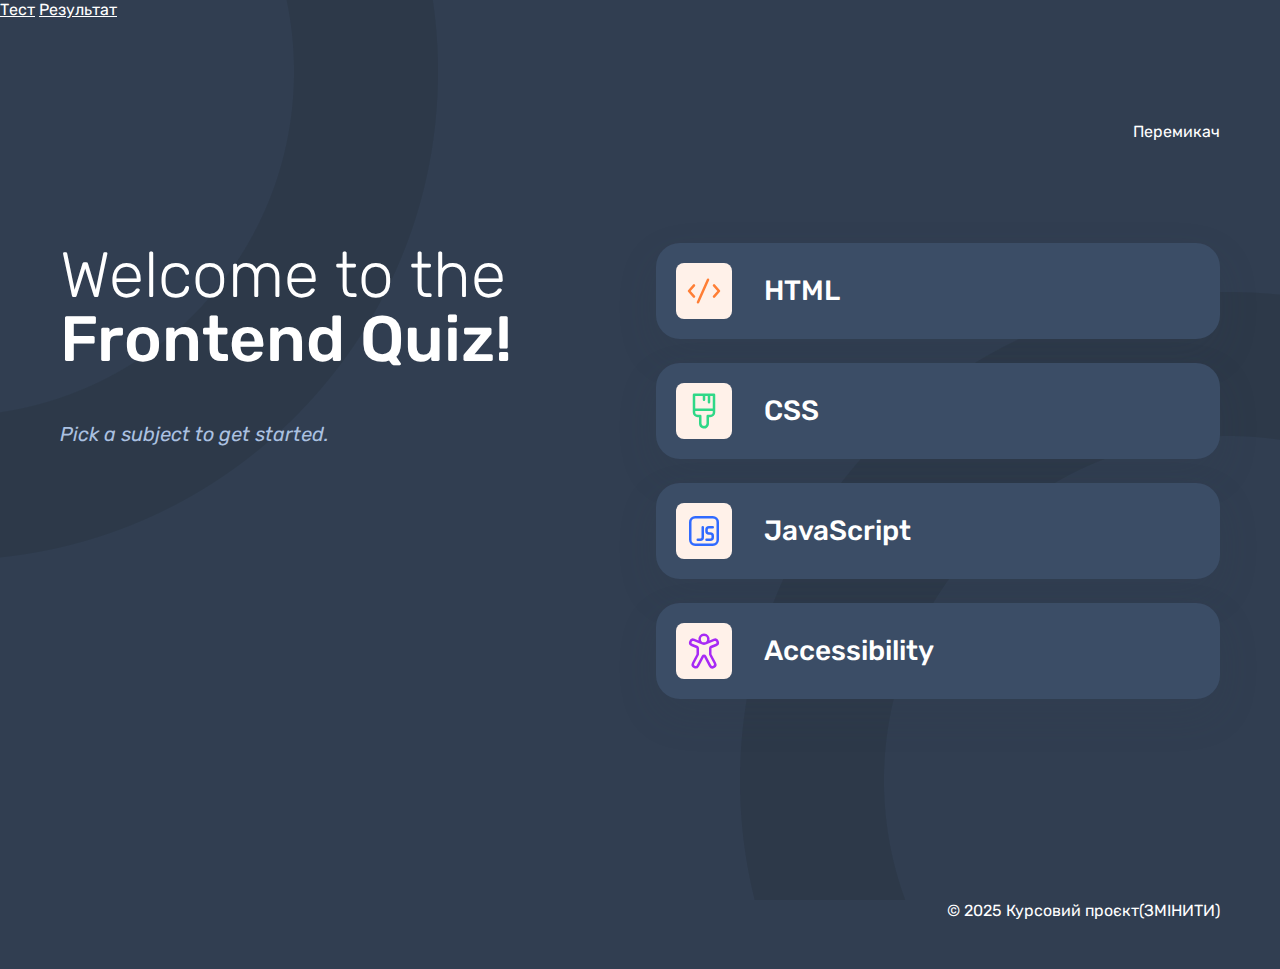
<file: index.html>
<!DOCTYPE html>
<html lang="en">

<head>
  <meta charset="UTF-8">
  <meta name="viewport" content="width=device-width, initial-scale=1.0">

  <!-- <link rel="icon" type="image/png" sizes="32x32" href="./assets/images/favicon-32x32.png"> -->
  <link rel="stylesheet" href="./css/style.css">
  <link rel="preconnect" href="https://fonts.googleapis.com">
  <link rel="preconnect" href="https://fonts.gstatic.com" crossorigin>
  <link href="https://fonts.googleapis.com/css2?family=Rubik:ital,wght@0,300..900;1,300..900&display=swap"
    rel="stylesheet">

  <title>Quizlet | головна</title>

</head>

<body class="rubik main-page">
  <a href="./quiz_page.html">Тест</a>
  <a href="./result.html">Результат</a>
  <header class="container ">
    Перемикач
  </header>
  <main class="container main">

    <div class="info">

      <div class="info-title">
        <h1><span>Welcome to the<br></span>Frontend Quiz!</h1>
        <p>Pick a subject to get started.</p>
      </div>
    </div>

    <div class="tests">
      <ul>
        <li>HTML</li>
        <li>CSS</li>
        <li>JavaScript</li>
        <li>Accessibility</li>
      </ul>
    </div>



  </main>
  <footer class="container ">
    <p>
      <span>&copy; 2025</span>
      <span>Курсовий проєкт(ЗМІНИТИ)</span>
    </p>
  </footer>

  <!-- <script type="module" src="./assets/js/mainpage.js"></script> -->
  <script  src="./assets/js/mainpage.js"></script>
</body>

</html>
</file>
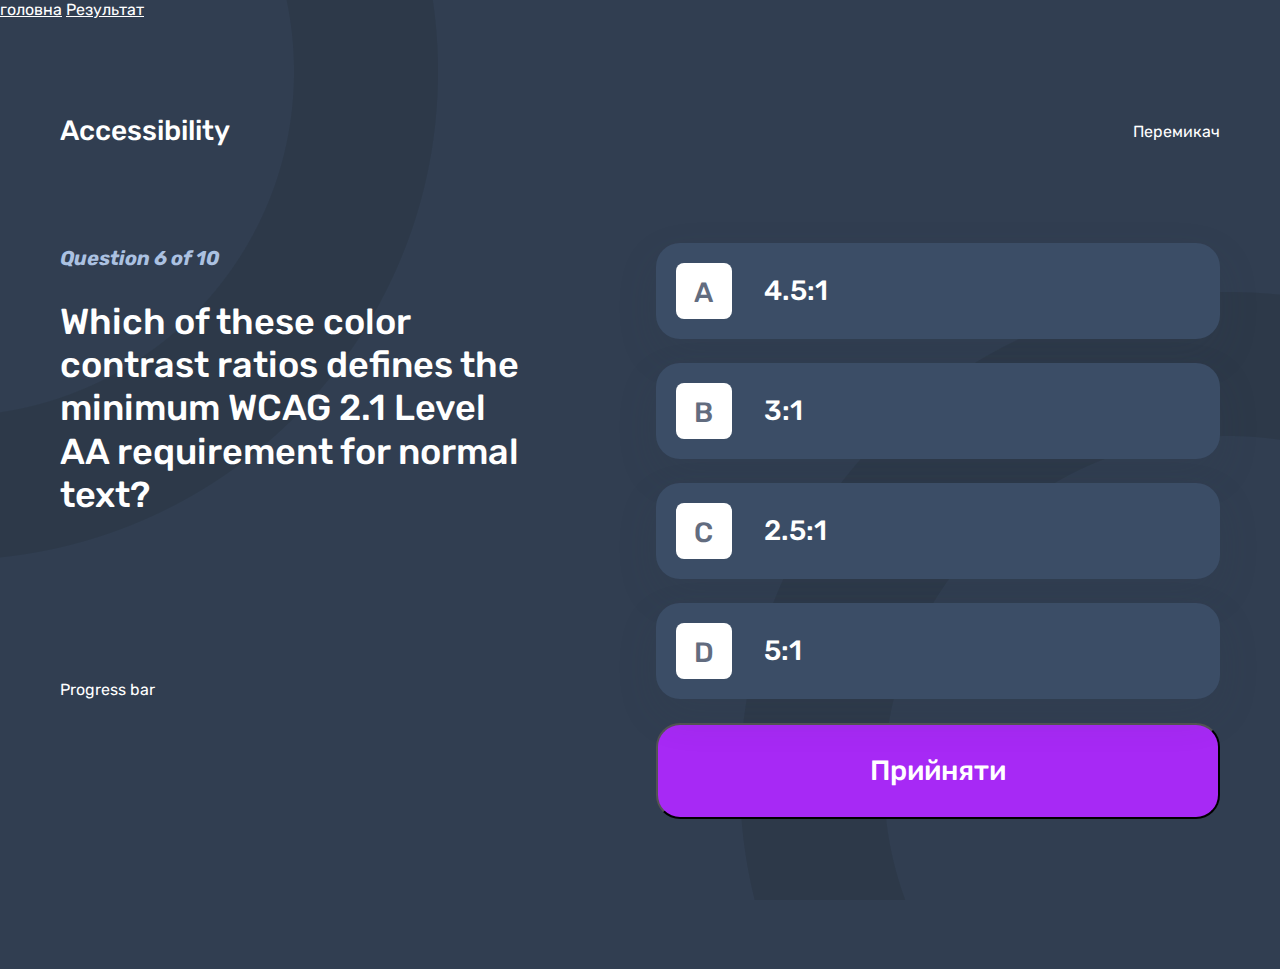
<file: quiz_page.html>
<!DOCTYPE html>
<html lang="en">

<head>
    <meta charset="UTF-8">
    <meta name="viewport" content="width=device-width, initial-scale=1.0">
    <!-- <link rel="icon" type="image/png" sizes="32x32" href="./assets/images/favicon-32x32.png"> -->
    <link rel="stylesheet" href="./css/style.css">
    <link rel="preconnect" href="https://fonts.googleapis.com">
    <link rel="preconnect" href="https://fonts.gstatic.com" crossorigin>
    <link href="https://fonts.googleapis.com/css2?family=Rubik:ital,wght@0,300..900;1,300..900&display=swap"
        rel="stylesheet">
    <title>Quizlet | питання</title>
</head>

<body class="rubik quiz"> <!-- Quiz question start -->
    <a href="./index.html">головна</a>
    <a href="./result.html">Результат</a>
    <header class="container">
        <h1>Accessibility</h1>
        Перемикач
    </header>
    <main class="container main">

        <div class="info">  
            <h2>Question <span>6</span> of 10</h2>
            <p>Which of these color contrast ratios defines the minimum WCAG 2.1 Level AA requirement for normal
                text?</p>
            <div class="progress">Progress bar</div>
        </div>

        <div class="tests">
            <ul>
                <li>4.5:1</li>
                <li>3:1</li>
                <li>2.5:1</li>
                <li>5:1</li>
            </ul>
            <button>Прийняти</button>
        </div>
        <!-- Question  of 10
    
        A
        B
        C
        D
    
        Submit answer -->


    </main>

    <footer class="container"></footer>
</body>

</html>
</file>
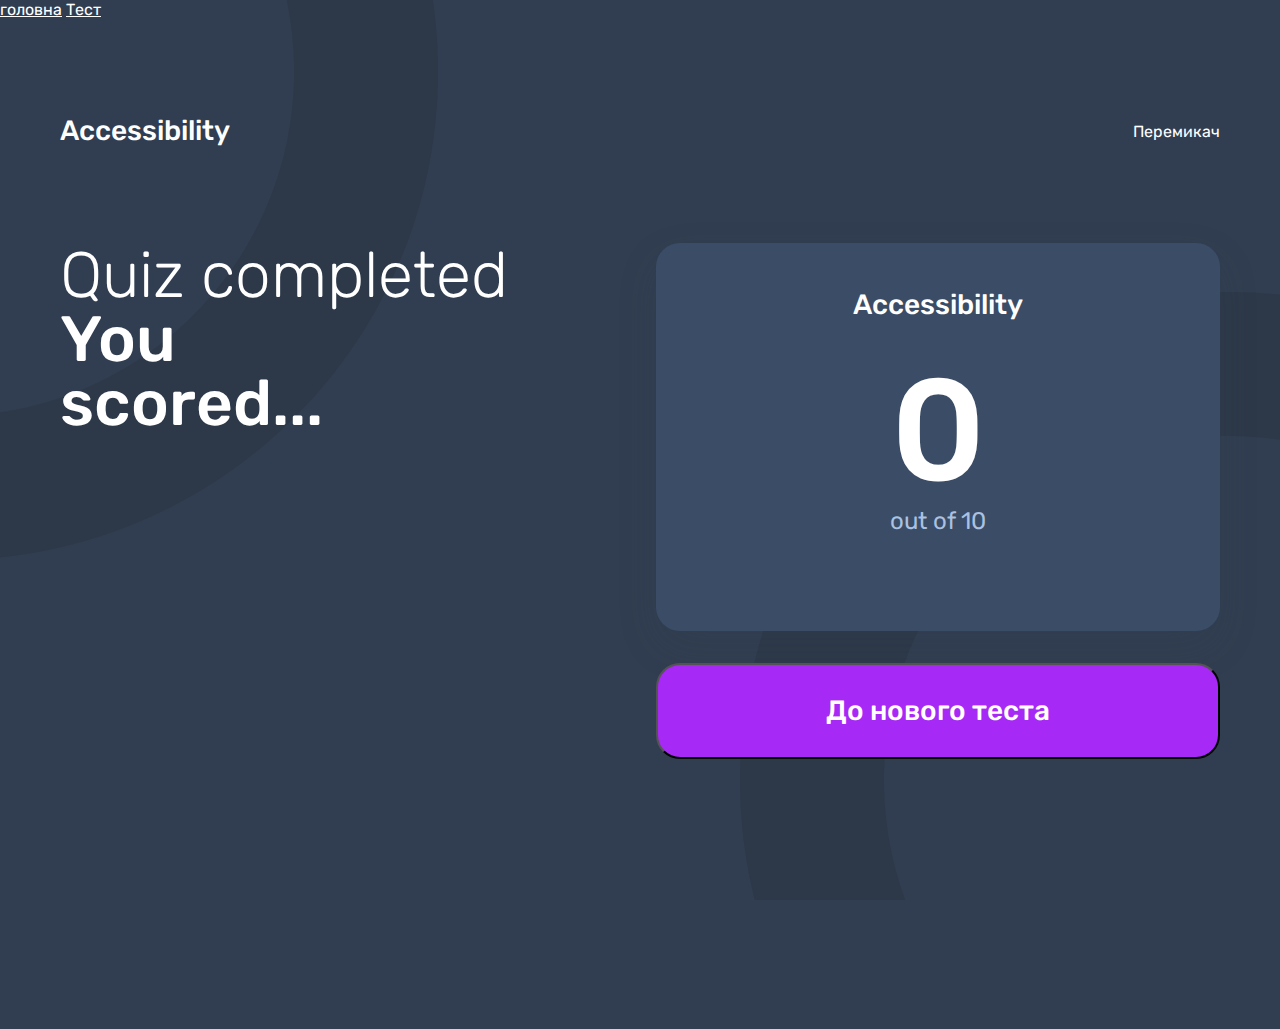
<file: result.html>
<!DOCTYPE html>
<html lang="en">

<head>
    <meta charset="UTF-8">
    <meta name="viewport" content="width=device-width, initial-scale=1.0">
    <!-- <link rel="icon" type="image/png" sizes="32x32" href="./assets/images/favicon-32x32.png"> -->
    <link rel="stylesheet" href="./css/style.css">
    <link rel="preconnect" href="https://fonts.googleapis.com">
    <link rel="preconnect" href="https://fonts.gstatic.com" crossorigin>
    <link href="https://fonts.googleapis.com/css2?family=Rubik:ital,wght@0,300..900;1,300..900&display=swap"
        rel="stylesheet">
    <title>Quizlet | результат</title>
</head>

<body class="rubik result">
    <a href="./index.html">головна</a>
    <a href="./quiz_page.html">Тест</a>
    <header class="container">
        <h1>Accessibility</h1>
        Перемикач
    </header>
    <main class="container main">

        <div class="info">
            <h2>Quiz completed</h2>
            <p>You scored<span>...</span></p>
        </div>

        <div class="result">
            <div class="score">
                <h3>Accessibility</h3>
                <p><span>0</span><br> out of 10</p>
            </div>
            <button>До нового теста</button>
        </div>

    </main>

    <footer class="container"></footer>
</body>

</html>
</file>
<file: css/style.css>
*,
*::before,
*::after {
    box-sizing: border-box;
}

:root {
    /* css properties */
    --violet: #A729F5;
    --dark: #313E51;
    --medium-dark: #3B4D66;
    --gray: #626C7F;
    --light-blue: #ABC1E1;
    --light-gray: #F4F6FA;
    --white: #FFF;
    --success: #26D782;
    --error: #EE5454;
}

html,
body {
    height: 100%;
}

body,
p,
h1,
h2,
h3,
h4 {
    margin: 0;

}

ul,
ol {
    margin: 0;
    padding-left: 0;
    list-style-type: none;
}

a {
    color: inherit;
}

.rubik {
    font-family: "Rubik", sans-serif;
    font-optical-sizing: auto;
    font-weight: 400;
    font-style: normal;
}

body {
    background-color: var(--dark);
    color: var(--white);
    /* background-image: url(../assets/images/pattern-background-desktop-dark.svg); */
    background-image: url(../assets/images/ring-lefttop.png),url(../assets/images/ring-rightbottom.png);
    /* background-size: cover; */
    background-repeat: no-repeat;
    background-position: left top,right bottom;
}

.container {
    max-width: 1180px;
    /* background-color: #bb1515; */
    margin-right: auto;
    margin-left: auto;
    padding-right: 10px;
    padding-left: 10px;
}

header {
    height: 224px;
    display: flex;
    align-items: center;
    justify-content: flex-end;


}

header.container h1 {
    width: 173px;
    height: 28px;
    font-weight: 500;
    font-size: 28px;
    line-height: 100%;
    color: #FFFFFF;
}

.main {
    min-height: 456px;
    display: flex;
    justify-content: space-between;
    flex-grow: 1;
    padding-bottom: 170px;
}



h1 {
    /* width: 453px; */
    font-weight: 500;
    font-size: 64px;
    line-height: 100%;
    color: var(--white);
    margin-bottom: 48px;


}

h1 span {
    font-weight: 300;

}


body.quiz {
    header {
        justify-content: space-between;
        align-items: center;
    }

    h1 {
        margin-bottom: 0;
    }
}

body.result {
    header {
        justify-content: space-between;
        align-items: center;
    }

    h1 {
        margin-bottom: 0;

    }
}

.info {
    max-width: 564px;
    width: 100%;
}

body.quiz main.main div.info h2 {
    font-size: 20px;
    line-height: 150%;
    font-style: italic;
    color: var(--light-blue);
    max-width: 564px;
    width: 100%;
    padding-bottom: 27px;
}

body.result main.main div.info h2 {
    width: 450px;
    height: 64px;
    font-weight: 300;
    font-size: 64px;
    line-height: 100%;
    color: #FFFFFF;
}

body.result main.main div.info p {
    width: 392px;
    font-weight: 500;
    font-size: 64px;
    line-height: 100%;
    color: #FFFFFF;
}

.info p {
    padding-bottom: 164px;

}

.info-title p {
    width: 465px;
    height: 30px;
    font-style: italic;
    font-weight: 400;
    font-size: 20px;
    line-height: 150%;
    color: #ABC1E1;

}

body.quiz main.main div.info p {
    width: 465px;
    font-weight: 500;
    font-size: 36px;
    line-height: 120%;
    color: #FFFFFF;
}

.tests {
    height: 456px;
    /* background-color: #35ec50; */
    max-width: 564px;
    width: 100%;
}

.tests li {
    padding: 34px 0;
    width: 564px;
    height: 96px;
    background: #3B4D66;
    box-shadow: 0px 16px 40px rgba(49, 62, 81, 0.14);
    border-radius: 24px;
    position: relative;
    padding-left: 108px;
    margin-bottom: 24px;
    /* HTML */

    font-weight: 500;
    font-size: 28px;
    line-height: 100%;
    /* color: #FFFFFF; */
}

.quiz .tests li {
    /* padding-left: 20px; */
    position: relative;
}

.main-page .tests li:nth-child(1)::before {
    content: "";
    width: 56px;
    height: 56px;
    position: absolute;
    background: #FFF1E9;
    border-radius: 8px;
    background-position: center;
    background-repeat: no-repeat;
    background-image: url(../assets/images/icon-html.svg);
    left: 20px;
    top: 50%;
    transform: translateY(-50%);
}

.main-page .tests li:nth-child(2)::before {
    content: "";
    width: 56px;
    height: 56px;
    position: absolute;
    background: #FFF1E9;
    border-radius: 8px;
    background-position: center;
    background-repeat: no-repeat;
    background-image: url(../assets/images/icon-css.svg);
    left: 20px;
    top: 50%;
    transform: translateY(-50%);
}

.main-page .tests li:nth-child(3)::before {
    content: "";
    width: 56px;
    height: 56px;
    position: absolute;
    background: #FFF1E9;
    border-radius: 8px;
    background-position: center;
    background-repeat: no-repeat;
    background-image: url(../assets/images/icon-js.svg);
    left: 20px;
    top: 50%;
    transform: translateY(-50%);
}

.main-page .tests li:nth-child(4)::before {
    content: "";
    width: 56px;
    height: 56px;
    position: absolute;
    background: #FFF1E9;
    border-radius: 8px;
    background-position: center;
    background-repeat: no-repeat;
    background-image: url(../assets/images/icon-accessibility.svg);
    left: 20px;
    top: 50%;
    transform: translateY(-50%);
}

.quiz .tests li::before {
    background-color: #fff;
    width: 56px;
    height: 56px;
    display: inline-block;
    position: absolute;
    top: 50%;
    left: 20px;
    transform: translateY(-50%);
    border-radius: 8px;
    color: var(--gray);
    padding: 16px 18px 12px;
}

.quiz .tests li:nth-child(1)::before {
    content: "A";
}

.quiz .tests li:nth-child(2)::before {
    content: "B";
}

.quiz .tests li:nth-child(3)::before {
    content: "C";
}

.quiz .tests li:nth-child(4)::before {
    content: "D";
}

.score {
    padding: 48px;
    width: 564px;
    height: 388px;
    background: #3B4D66;
    box-shadow: 0px 16px 40px rgba(49, 62, 81, 0.14);
    border-radius: 24px;
    margin-bottom: 32px;
    text-align: center;
}
.result .score h3 {
    /* width: 173px; */
    font-weight: 500;
    font-size: 28px;
    line-height: 100%;
    color: #FFFFFF;
    margin-bottom: 40px;
}

.result .score span {
    /* width: 95px; */
    font-family: 'Rubik';
    font-style: normal;
    font-weight: 500;
    font-size: 144px;
    line-height: 100%;
    color: #FFFFFF;
}

.result .score p {
    /* out of 10 */

    /* width: 98px; */
    /* height: 36px; */
    font-family: 'Rubik';
    font-style: normal;
    font-weight: 400;
    font-size: 24px;
    line-height: 150%;
    color: #ABC1E1;

}
button {
    display: flex;
    justify-content: center;
    align-items: center;
    padding: 32px;
    gap: 8px;
    width: 564px;
    background: #A729F5;
    font-family: inherit;
    border-radius: 24px;
    font-weight: 500;
    font-size: 28px;
    line-height: 100%;
    color: #FFFFFF;
}

footer {
    height: 280px;
    padding-top: 32px;
    height: 100px;
}

footer p {
    text-align: right;

}
</file>
